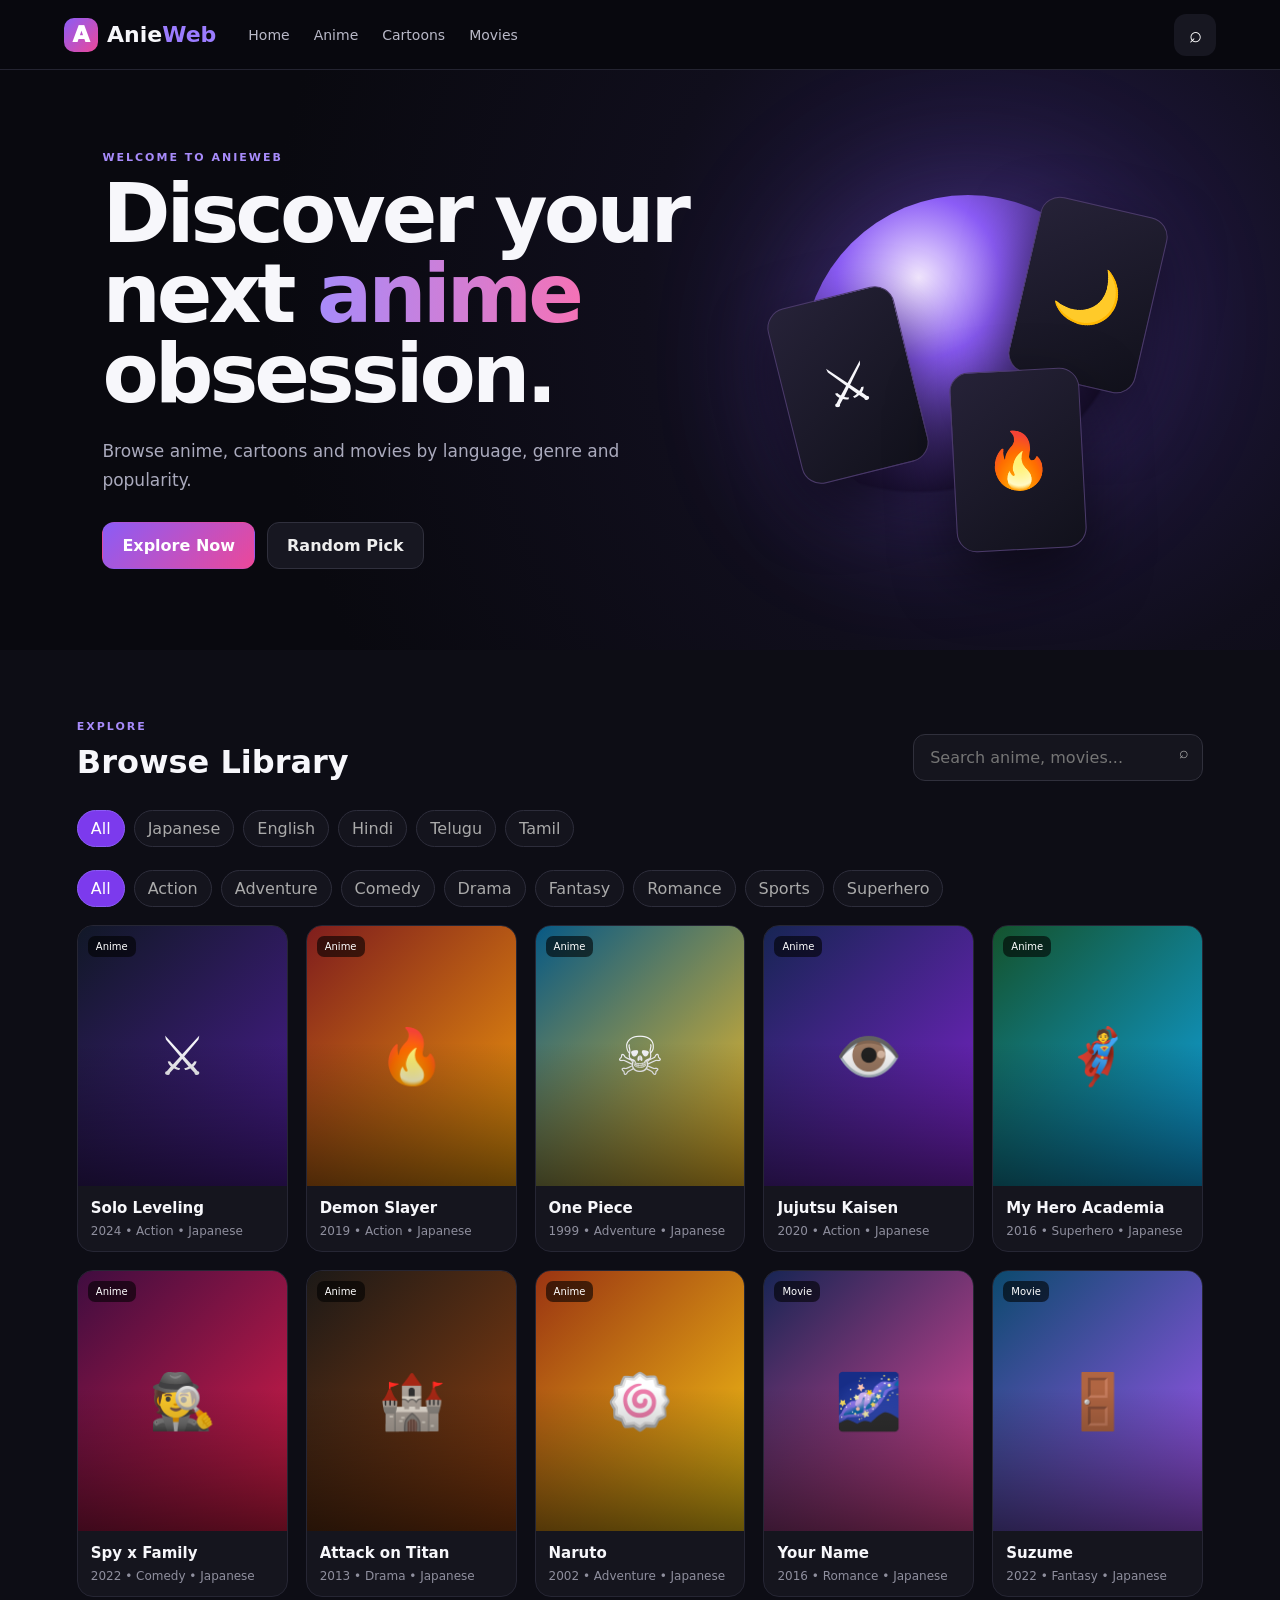
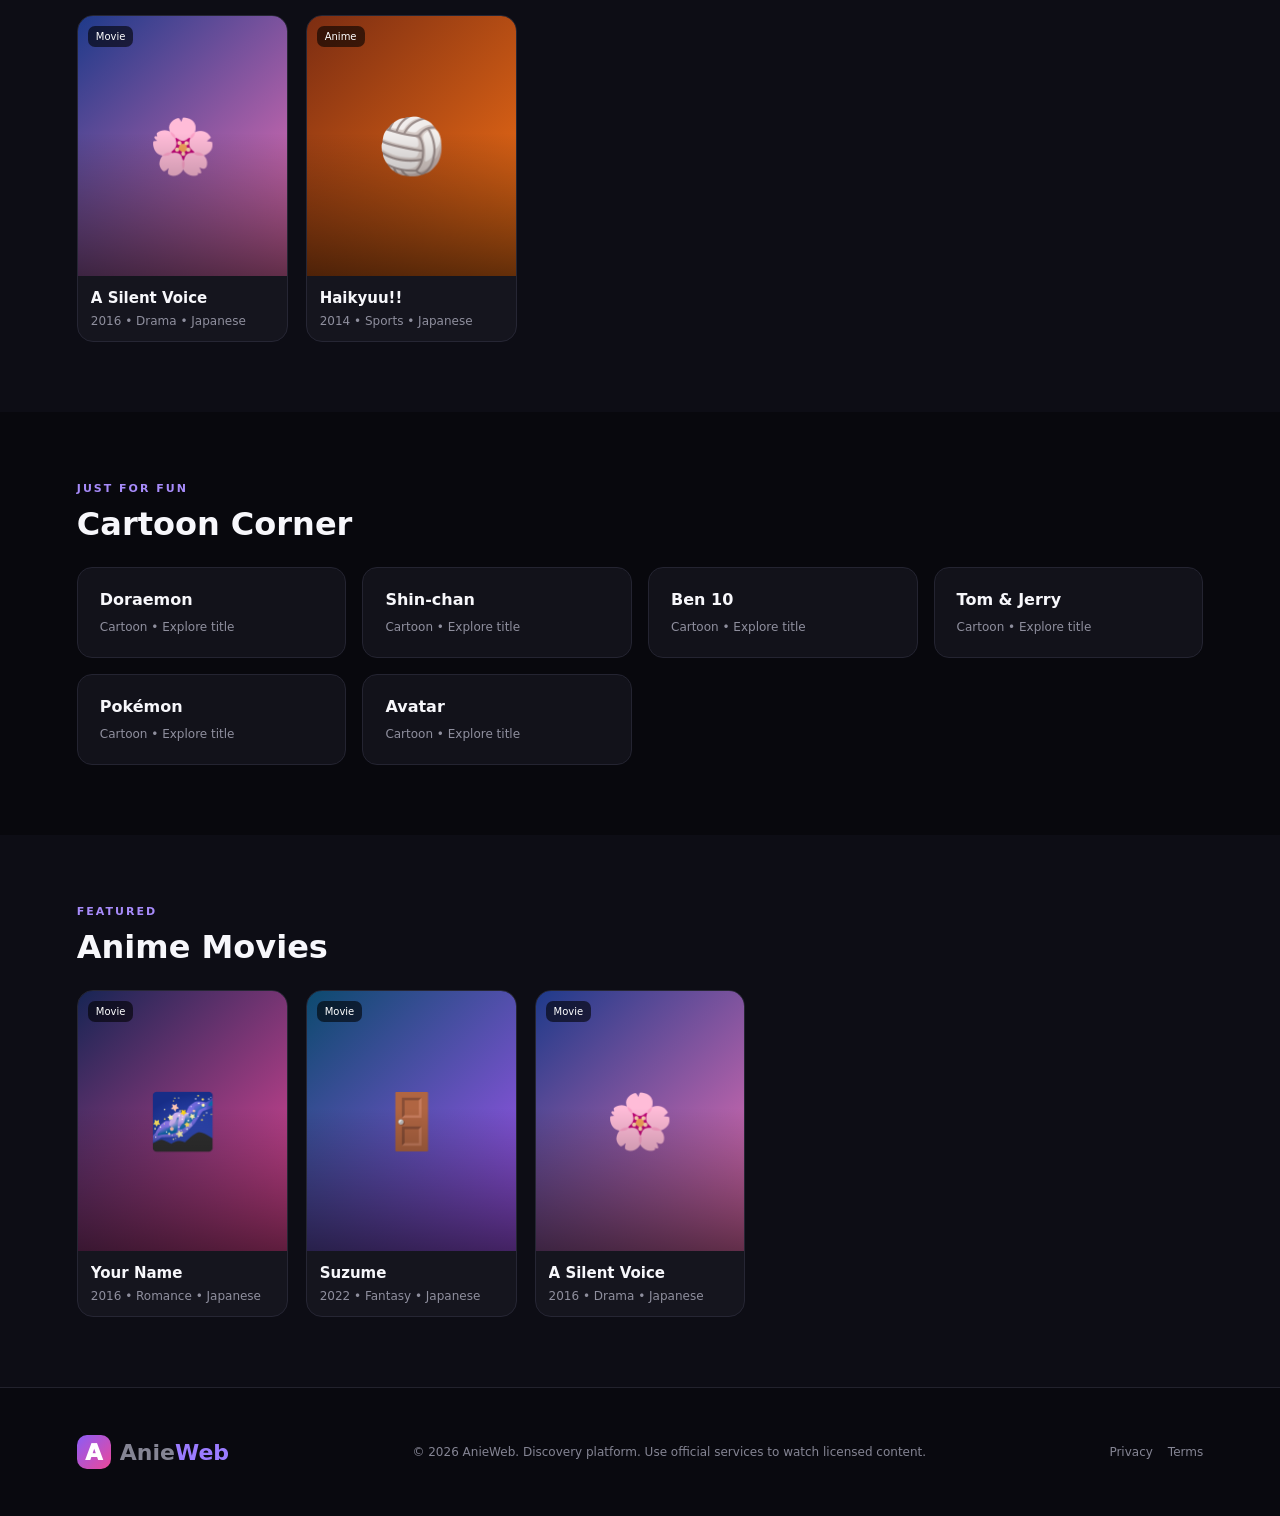
<file: index.html>
<!doctype html>
<html lang="en">
<head>
  <meta charset="utf-8">
  <meta name="viewport" content="width=device-width,initial-scale=1">
  <title>AnieWeb — Anime & Cartoons</title>
  <meta name="description" content="AnieWeb — a fast, responsive anime and cartoons discovery website with language and genre filters.">
  <meta name="theme-color" content="#09090f">
  <link rel="stylesheet" href="styles.css">
</head>
<body>
<header class="topbar">
  <a class="brand" href="#" aria-label="AnieWeb home"><span class="brand-mark">A</span><span>Anie<span>Web</span></span></a>
  <nav>
    <a href="#home">Home</a><a href="#anime">Anime</a><a href="#cartoons">Cartoons</a><a href="#movies">Movies</a>
  </nav>
  <button id="searchBtn" class="icon-btn" aria-label="Search">⌕</button>
</header>

<main id="home">
<section class="hero">
  <div class="hero-copy">
    <p class="eyebrow">WELCOME TO ANIEWEB</p>
    <h1>Discover your next <em>anime</em> obsession.</h1>
    <p class="sub">Browse anime, cartoons and movies by language, genre and popularity.</p>
    <div class="hero-actions"><a class="primary" href="#anime">Explore Now</a><button class="secondary" id="randomBtn">Random Pick</button></div>
  </div>
  <div class="hero-art" aria-hidden="true"><div class="orb"></div><div class="hero-card c1">⚔️</div><div class="hero-card c2">🌙</div><div class="hero-card c3">🔥</div></div>
</section>

<section class="section" id="anime">
  <div class="section-head"><div><p class="eyebrow">EXPLORE</p><h2>Browse Library</h2></div><div class="search-wrap"><input id="search" placeholder="Search anime, movies..." autocomplete="off"><span>⌕</span></div></div>
  <div class="chips" id="languages"></div>
  <div class="chips" id="genres"></div>
  <div class="grid" id="grid"></div>
  <p id="empty" class="empty hidden">No titles found. Try another search or filter.</p>
</section>

<section class="section dark" id="cartoons">
  <div class="section-head"><div><p class="eyebrow">JUST FOR FUN</p><h2>Cartoon Corner</h2></div></div>
  <div class="mini-grid" id="cartoonGrid"></div>
</section>

<section class="section" id="movies">
  <div class="section-head"><div><p class="eyebrow">FEATURED</p><h2>Anime Movies</h2></div></div>
  <div class="grid" id="movieGrid"></div>
</section>
</main>

<footer><div class="brand"><span class="brand-mark">A</span><span>Anie<span>Web</span></span></div><p>© 2026 AnieWeb. Discovery platform. Use official services to watch licensed content.</p><div><a href="#">Privacy</a><a href="#">Terms</a></div></footer>

<div class="modal hidden" id="modal" role="dialog" aria-modal="true" aria-labelledby="modalTitle">
  <div class="modal-backdrop" id="closeModal"></div><div class="modal-box">
    <button class="close" id="closeX" aria-label="Close">×</button>
    <div id="modalPoster" class="modal-poster"></div>
    <div class="modal-info"><p class="eyebrow" id="modalMeta"></p><h2 id="modalTitle"></h2><p id="modalDesc"></p>
    <div class="modal-actions"><a id="watchBtn" class="primary" target="_blank" rel="noopener">Find official streaming</a><button class="secondary" id="favBtn">♡ Add to favorites</button></div></div>
  </div>
</div>
<script src="app.js"></script>
</body>
</html>
</file>
<file: styles.css>
*{box-sizing:border-box}html{scroll-behavior:smooth}body{margin:0;background:#09090f;color:#f7f7fb;font-family:Inter,ui-sans-serif,system-ui,-apple-system,Segoe UI,Roboto,Arial,sans-serif}a{text-decoration:none;color:inherit}button,input{font:inherit}.topbar{position:sticky;top:0;z-index:20;height:70px;padding:0 5%;display:flex;align-items:center;gap:32px;background:rgba(9,9,15,.86);backdrop-filter:blur(16px);border-bottom:1px solid #242431}.brand{font-weight:900;font-size:22px;display:flex;align-items:center;gap:9px}.brand>span:last-child>span{color:#9b7cff}.brand-mark{display:grid;place-items:center;width:34px;height:34px;border-radius:10px;background:linear-gradient(135deg,#8b5cf6,#ec4899);font-weight:1000;color:white}.topbar nav{display:flex;gap:24px;color:#b9b9c8;font-size:14px}.topbar nav a:hover{color:white}.icon-btn{margin-left:auto;border:0;background:#171721;color:white;border-radius:12px;width:42px;height:42px;cursor:pointer;font-size:22px}.hero{min-height:560px;padding:80px 8%;display:flex;align-items:center;overflow:hidden;background:radial-gradient(circle at 80% 40%,#241a49 0,#100e1c 35%,#09090f 70%)}.hero-copy{max-width:650px;position:relative;z-index:2}.eyebrow{letter-spacing:2px;font-size:11px;font-weight:800;color:#a78bfa;margin:0 0 10px}.hero h1{font-size:clamp(44px,7vw,82px);line-height:.98;margin:0 0 22px;letter-spacing:-4px}.hero h1 em{font-style:normal;background:linear-gradient(90deg,#a78bfa,#f472b6);-webkit-background-clip:text;color:transparent}.sub{color:#aaaabd;max-width:550px;font-size:17px;line-height:1.7}.hero-actions,.modal-actions{display:flex;gap:12px;margin-top:28px;flex-wrap:wrap}.primary,.secondary{display:inline-flex;align-items:center;justify-content:center;border-radius:12px;padding:13px 19px;border:1px solid transparent;cursor:pointer;font-weight:800}.primary{background:linear-gradient(135deg,#8b5cf6,#ec4899);color:white}.secondary{background:#171721;border-color:#30303d;color:#eee}.hero-art{position:relative;width:420px;height:420px;margin-left:auto}.orb{position:absolute;inset:45px;border-radius:50%;background:radial-gradient(circle at 35% 25%,#f3e8ff,#8b5cf6 25%,#20143e 65%,transparent 66%);filter:drop-shadow(0 0 70px #8b5cf655)}.hero-card{position:absolute;width:130px;height:180px;border-radius:20px;display:grid;place-items:center;font-size:55px;background:linear-gradient(145deg,#262238,#11111b);border:1px solid #4b3b68;box-shadow:0 25px 60px #0008}.c1{left:25px;top:145px;transform:rotate(-14deg)}.c2{right:25px;top:55px;transform:rotate(13deg)}.c3{right:95px;bottom:20px;transform:rotate(-3deg)}.section{padding:70px 6%;background:#0d0d15}.section.dark{background:#08080d}.section-head{display:flex;justify-content:space-between;align-items:end;gap:20px;margin-bottom:24px}.section h2{font-size:32px;margin:0}.search-wrap{position:relative}.search-wrap input{width:290px;padding:13px 40px 13px 16px;border-radius:12px;border:1px solid #30303c;background:#15151e;color:white;outline:none}.search-wrap span{position:absolute;right:14px;top:9px;color:#aaa}.chips{display:flex;gap:9px;overflow:auto;padding:5px 0 18px}.chip{white-space:nowrap;border:1px solid #2d2d3b;background:#14141d;color:#aaa;padding:8px 13px;border-radius:999px;cursor:pointer}.chip.active,.chip:hover{background:#7c3aed;border-color:#8b5cf6;color:white}.grid{display:grid;grid-template-columns:repeat(5,minmax(0,1fr));gap:18px}.card{background:#15151e;border:1px solid #262634;border-radius:16px;overflow:hidden;cursor:pointer;transition:.2s;min-width:0}.card:hover{transform:translateY(-5px);border-color:#6d4db5}.poster{height:260px;display:grid;place-items:center;font-size:54px;background:var(--bg,linear-gradient(135deg,#312e81,#db2777));position:relative}.poster:after{content:"";position:absolute;inset:0;background:linear-gradient(180deg,transparent 45%,#0009)}.badge{position:absolute;top:10px;left:10px;z-index:1;font-size:10px;padding:5px 8px;border-radius:7px;background:#0009;color:#fff}.card-body{padding:13px}.card h3{font-size:15px;margin:0 0 7px;white-space:nowrap;overflow:hidden;text-overflow:ellipsis}.muted{font-size:12px;color:#8f8f9e}.mini-grid{display:grid;grid-template-columns:repeat(4,1fr);gap:16px}.mini{padding:22px;border:1px solid #242431;background:#12121a;border-radius:15px}.mini b{display:block;margin-bottom:7px}.empty{text-align:center;color:#999;padding:50px}.hidden{display:none!important}footer{padding:45px 6%;display:flex;gap:30px;align-items:center;justify-content:space-between;color:#858594;border-top:1px solid #22222d;font-size:12px}footer>div:last-child{display:flex;gap:15px}.modal{position:fixed;inset:0;z-index:50;display:grid;place-items:center;padding:20px}.modal-backdrop{position:absolute;inset:0;background:#000b;backdrop-filter:blur(5px)}.modal-box{position:relative;z-index:2;width:min(850px,100%);display:grid;grid-template-columns:260px 1fr;gap:28px;padding:26px;border:1px solid #353546;background:#11111a;border-radius:22px;box-shadow:0 30px 100px #000}.modal-poster{min-height:360px;border-radius:16px;background:linear-gradient(135deg,#312e81,#db2777);display:grid;place-items:center;font-size:75px}.modal-info{align-self:center}.modal-info h2{font-size:38px;margin:5px 0 14px}.modal-info p:not(.eyebrow){color:#b2b2c1;line-height:1.7}.close{position:absolute;right:15px;top:12px;background:#252531;color:#fff;border:0;width:35px;height:35px;border-radius:50%;cursor:pointer;font-size:22px}.modal-actions{margin-top:22px}@media(max-width:950px){.grid{grid-template-columns:repeat(3,1fr)}.hero-art{display:none}.mini-grid{grid-template-columns:repeat(2,1fr)}}@media(max-width:650px){.topbar{padding:0 18px}.topbar nav{display:none}.hero{padding:70px 22px;min-height:520px}.hero h1{letter-spacing:-2px}.section{padding:50px 18px}.section-head{align-items:stretch;flex-direction:column}.search-wrap input{width:100%}.grid{grid-template-columns:repeat(2,1fr);gap:12px}.poster{height:210px}.modal-box{grid-template-columns:1fr;max-height:90vh;overflow:auto}.modal-poster{min-height:220px}.modal-info h2{font-size:28px}footer{flex-direction:column;align-items:flex-start}}
</file>
